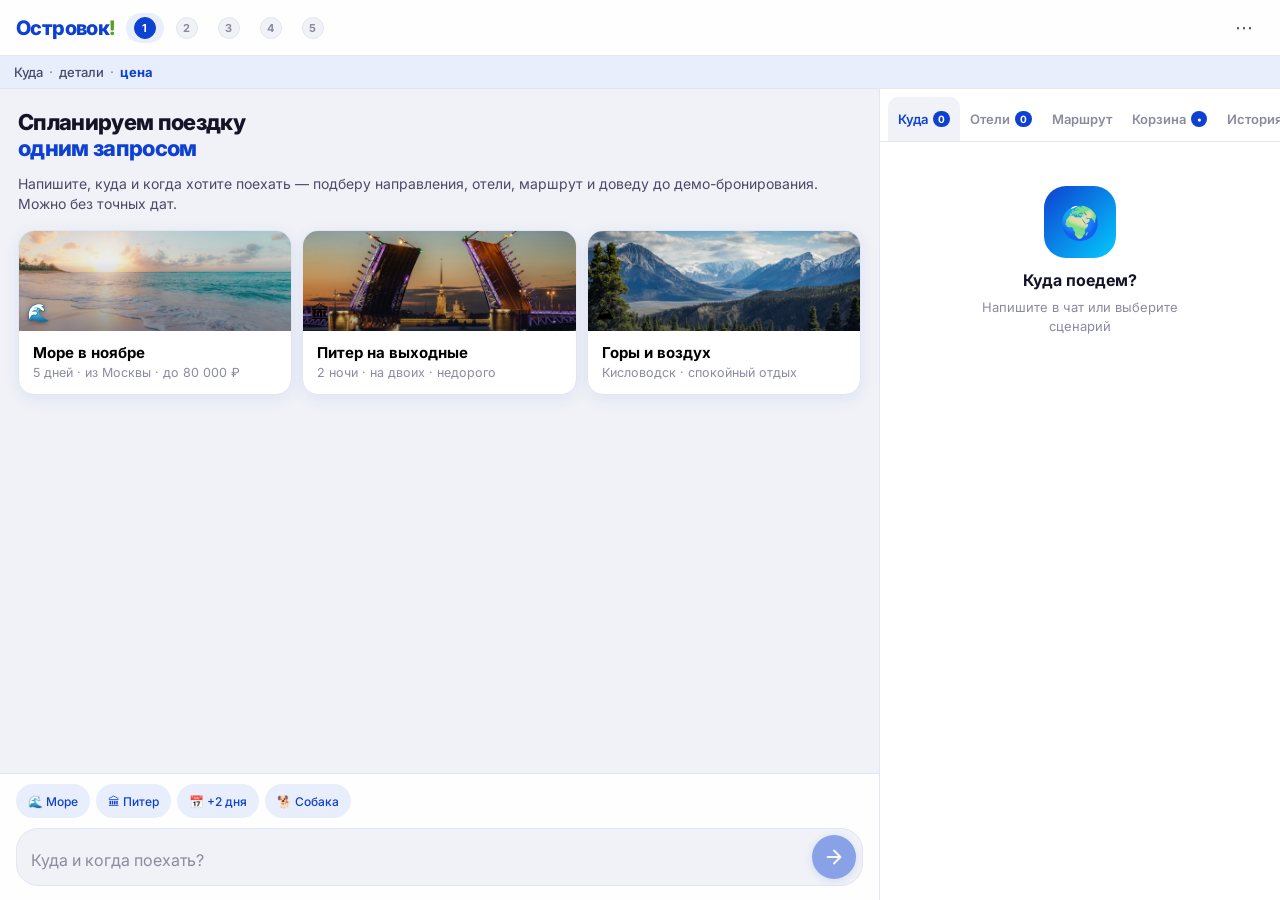
<file: index.html>
<!DOCTYPE html>
<html lang="ru">
<head>
  <meta charset="UTF-8" />
  <meta name="viewport" content="width=device-width, initial-scale=1.0, viewport-fit=cover, maximum-scale=1" />
  <meta name="theme-color" content="#0e41d2" />
  <meta name="apple-mobile-web-app-capable" content="yes" />
  <title>Островок! · Планировщик поездки</title>
  <link rel="stylesheet" href="css/main.css" />
  <link rel="stylesheet" href="css/chat.css" />
  <link rel="stylesheet" href="css/destinations.css" />
  <link rel="stylesheet" href="css/hotels.css" />
  <link rel="stylesheet" href="css/itinerary.css" />
  <link rel="stylesheet" href="css/checkout.css" />
  <link rel="stylesheet" href="css/favorites.css" />
  <link rel="stylesheet" href="css/history.css" />
  <link rel="stylesheet" href="css/responsive.css" />
  <link rel="preconnect" href="https://fonts.googleapis.com" />
  <link rel="preconnect" href="https://fonts.gstatic.com" crossorigin />
  <link href="https://fonts.googleapis.com/css2?family=Inter:wght@400;500;600;700;800&display=swap" rel="stylesheet" />
</head>
<body>
  <div class="app">
    <!-- Compact mobile header -->
    <header class="header">
      <div class="header__left">
        <span class="logo">Островок<span class="logo__bang">!</span></span>
        <div class="stepper" id="stepper" aria-label="Этапы">
          <div class="step is-active" data-stage="inspiration"><span>1</span></div>
          <div class="step" data-stage="destinations"><span>2</span></div>
          <div class="step" data-stage="hotels"><span>3</span></div>
          <div class="step" data-stage="itinerary"><span>4</span></div>
          <div class="step" data-stage="checkout"><span>5</span></div>
        </div>
      </div>
      <div class="header__right">
        <button type="button" class="btn-results" id="btnResults" aria-label="Результаты" hidden>
          <span class="btn-results__label">Результаты</span>
          <span class="btn-results__badge" id="resultsBadge">0</span>
        </button>
        <div class="header__menu">
          <button class="btn-icon" id="btnMenu" type="button" aria-label="Меню">⋯</button>
          <div class="menu" id="menu" hidden>
            <label class="menu__item">
              <input type="checkbox" id="mockToggle" checked />
              <span>Mock API</span>
            </label>
            <button type="button" class="menu__item menu__btn" id="btnNewSession">Новая сессия</button>
            <div class="menu__hint">API: <code id="apiBaseLabel">localhost:8000</code></div>
          </div>
        </div>
      </div>
    </header>

    <!-- Trip chip under header -->
    <div class="trip-bar" id="tripSummary" hidden>
      <span id="summaryPlace">Куда</span>
      <span class="trip-bar__sep">·</span>
      <span id="summaryMeta">детали</span>
      <span class="trip-bar__sep">·</span>
      <strong id="summaryPrice">цена</strong>
    </div>

    <main class="layout">
      <!-- CHAT — primary on mobile -->
      <section class="panel panel--chat" id="panelChat">
        <div class="chat" id="chat">
          <div class="chat__messages" id="messages"></div>
          <div class="chat__composer">
            <div class="chat__hints" id="hints">
              <button type="button" class="hint" data-text="Хочу на море на 5 дней в ноябре, из Москвы, бюджет до 80 тысяч">🌊 Море</button>
              <button type="button" class="hint" data-text="Выходные в Питере на двоих, интересно и недорого">🏛 Питер</button>
              <button type="button" class="hint" data-text="На два дня позже">📅 +2 дня</button>
              <button type="button" class="hint" data-text="С нами собака">🐕 Собака</button>
            </div>
            <form class="composer" id="composer">
              <textarea id="input" class="composer__input" rows="1"
                placeholder="Куда и когда поехать?"
                autocomplete="off" enterkeyhint="send"></textarea>
              <button type="submit" class="btn btn--primary composer__send" id="btnSend" disabled aria-label="Отправить">
                <svg width="22" height="22" viewBox="0 0 24 24" fill="none"><path d="M5 12h14M12 5l7 7-7 7" stroke="currentColor" stroke-width="2.2" stroke-linecap="round" stroke-linejoin="round"/></svg>
              </button>
            </form>
          </div>
        </div>
      </section>

      <!-- RESULTS — sheet on mobile, column on desktop -->
      <section class="panel panel--side" id="panelSide" aria-hidden="true">
        <div class="sheet-handle" id="sheetHandle">
          <div class="sheet-handle__bar"></div>
          <span class="sheet-handle__hint">потяните вверх или вниз</span>
          <div class="sheet-handle__title">
            <span id="sheetTitle">Результаты</span>
            <button type="button" class="sheet-close" id="btnCloseSheet" aria-label="Закрыть">✕</button>
          </div>
        </div>

        <div class="tabs" role="tablist">
          <button class="tab is-active" data-tab="destinations" type="button">
            Куда <span class="tab__count" id="countDest" hidden>0</span>
          </button>
          <button class="tab" data-tab="hotels" type="button">
            Отели <span class="tab__count" id="countHotels" hidden>0</span>
          </button>
          <button class="tab" data-tab="itinerary" type="button">Маршрут</button>
          <button class="tab" data-tab="cart" type="button">
            Корзина <span class="tab__count" id="countCart" hidden>•</span>
          </button>
          <button class="tab" data-tab="history" type="button">
            История <span class="tab__count" id="countHistory" hidden>0</span>
          </button>
          <button class="tab" data-tab="favorites" type="button">♡</button>
        </div>

        <div class="tab-panels">
          <div class="tab-panel is-active" id="panel-destinations">
            <div class="empty" id="destEmpty">
              <div class="empty__visual empty__visual--dest"></div>
              <h3 class="empty__title">Куда поедем?</h3>
              <p>Напишите в чат или выберите сценарий</p>
            </div>
            <div class="cards" id="destCards"></div>
          </div>

          <div class="tab-panel" id="panel-hotels">
            <div class="empty" id="hotelsEmpty">
              <div class="empty__visual empty__visual--hotel"></div>
              <h3 class="empty__title">Жильё</h3>
              <p>Появится после выбора направления</p>
            </div>
            <div class="cards" id="hotelCards"></div>
          </div>

          <div class="tab-panel" id="panel-itinerary">
            <div class="empty" id="itinEmpty">
              <div class="empty__visual empty__visual--route"></div>
              <h3 class="empty__title">Маршрут</h3>
              <p>Соберу после выбора отеля</p>
            </div>
            <div id="itineraryRoot"></div>
          </div>

          <div class="tab-panel" id="panel-cart">
            <div class="empty" id="cartEmpty">
              <div class="empty__visual empty__visual--cart"></div>
              <h3 class="empty__title">Корзина</h3>
              <p>Здесь будет итог и демо-оплата</p>
            </div>
            <div id="cartRoot"></div>
          </div>

          <div class="tab-panel" id="panel-history">
            <div class="empty" id="historyEmpty">
              <div class="empty__visual empty__visual--history"></div>
              <h3 class="empty__title">История покупок</h3>
              <p>После демо-бронирования заказ появится здесь (хранится на этом устройстве)</p>
            </div>
            <div id="historyRoot"></div>
          </div>

          <div class="tab-panel" id="panel-favorites">
            <div class="empty" id="favEmpty">
              <div class="empty__visual empty__visual--fav"></div>
              <h3 class="empty__title">Избранное</h3>
              <p>♡ на карточке — сохранится здесь</p>
            </div>
            <div id="favRoot"></div>
          </div>
        </div>
      </section>
    </main>

<div class="sheet-backdrop" id="sheetBackdrop" hidden></div>
    <div class="toast" id="toast" hidden role="status"></div>
  </div>
  <script type="module" src="js/main.js"></script>
</body>
</html>
</file>
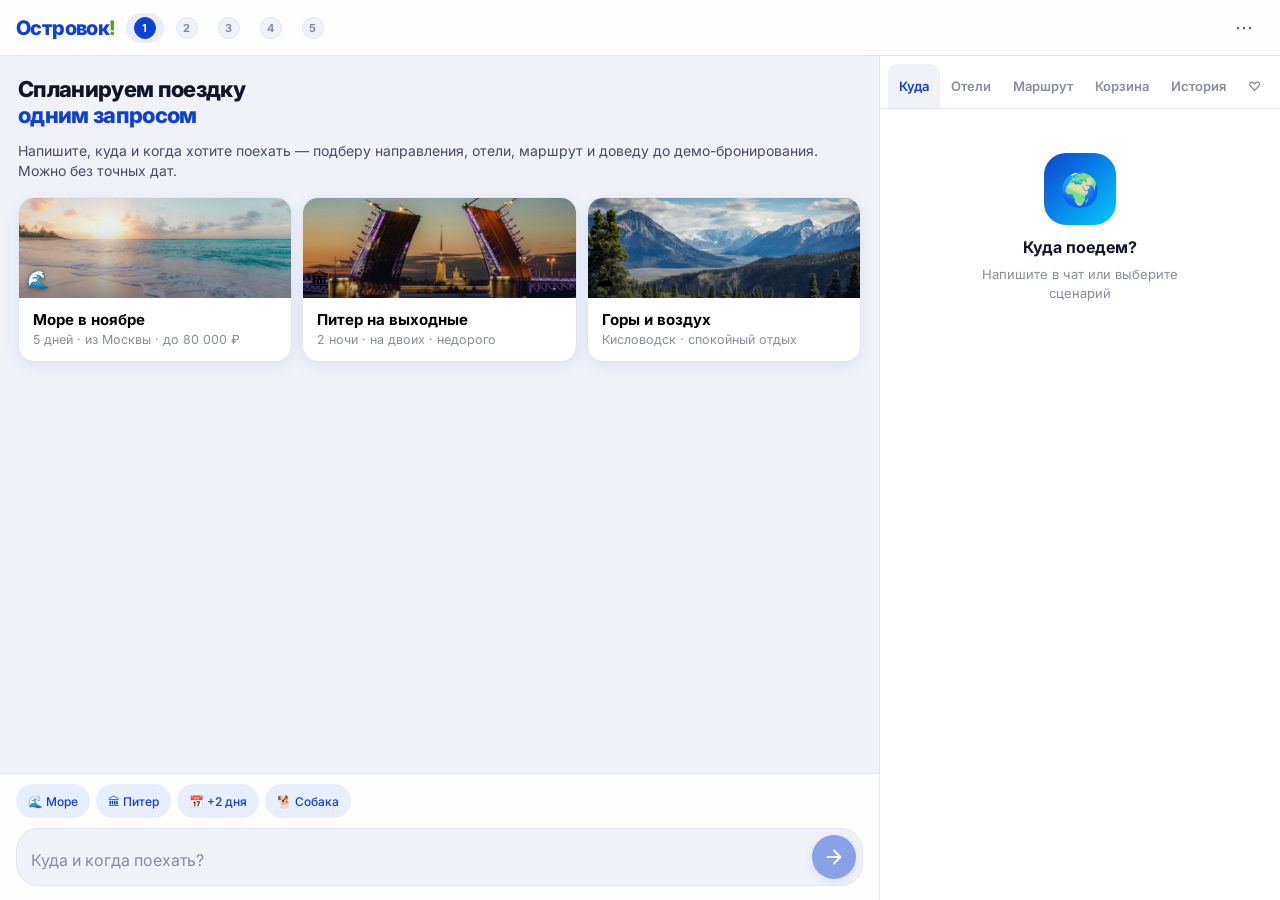
<file: frontend/index.html>
<!DOCTYPE html>
<html lang="ru">
<head>
  <meta charset="UTF-8" />
  <meta name="viewport" content="width=device-width, initial-scale=1.0, viewport-fit=cover, maximum-scale=1" />
  <meta name="theme-color" content="#0e41d2" />
  <meta name="apple-mobile-web-app-capable" content="yes" />
  <title>Островок! · Планировщик поездки</title>
  <link rel="stylesheet" href="css/main.css" />
  <link rel="stylesheet" href="css/chat.css" />
  <link rel="stylesheet" href="css/destinations.css" />
  <link rel="stylesheet" href="css/hotels.css" />
  <link rel="stylesheet" href="css/itinerary.css" />
  <link rel="stylesheet" href="css/checkout.css" />
  <link rel="stylesheet" href="css/favorites.css" />
  <link rel="stylesheet" href="css/history.css" />
  <link rel="stylesheet" href="css/responsive.css" />
  <link rel="preconnect" href="https://fonts.googleapis.com" />
  <link rel="preconnect" href="https://fonts.gstatic.com" crossorigin />
  <link href="https://fonts.googleapis.com/css2?family=Inter:wght@400;500;600;700;800&display=swap" rel="stylesheet" />
</head>
<body>
  <div class="app">

    <header class="header">
      <div class="header__left">
        <span class="logo">Островок<span class="logo__bang">!</span></span>
        <div class="stepper" id="stepper" aria-label="Этапы">
          <div class="step is-active" data-stage="inspiration"><span>1</span></div>
          <div class="step" data-stage="destinations"><span>2</span></div>
          <div class="step" data-stage="hotels"><span>3</span></div>
          <div class="step" data-stage="itinerary"><span>4</span></div>
          <div class="step" data-stage="checkout"><span>5</span></div>
        </div>
      </div>
      <div class="header__right">
        <button type="button" class="btn-results" id="btnResults" aria-label="Результаты" hidden>
          <span class="btn-results__label">Результаты</span>
          <span class="btn-results__badge" id="resultsBadge">0</span>
        </button>
        <div class="header__menu">
          <button class="btn-icon" id="btnMenu" type="button" aria-label="Меню">⋯</button>
          <div class="menu" id="menu" hidden>
            <label class="menu__item">
              <input type="checkbox" id="mockToggle" />
              <span>Mock API</span>
            </label>
            <button type="button" class="menu__item menu__btn" id="btnNewSession">Новая сессия</button>
            <button type="button" class="menu__item menu__btn" id="btnHistory">История демо-заказов</button>
            <div class="menu__hint">API: <code id="apiBaseLabel">этот сайт</code></div>
          </div>
        </div>
      </div>
    </header>


    <div class="trip-bar" id="tripSummary" hidden>
      <span id="summaryPlace">Куда</span>
      <span class="trip-bar__sep">·</span>
      <span id="summaryMeta">детали</span>
      <span class="trip-bar__sep">·</span>
      <strong id="summaryPrice">цена</strong>
    </div>

    <main class="layout">

      <section class="panel panel--chat" id="panelChat">
        <div class="chat" id="chat">
          <div class="chat__messages" id="messages"></div>
          <div class="chat__composer">
            <div class="chat__hints" id="hints">
              <button type="button" class="hint" data-text="Хочу на море на 5 дней в ноябре, из Москвы, бюджет до 80 тысяч">🌊 Море</button>
              <button type="button" class="hint" data-text="Выходные в Питере на двоих, интересно и недорого">🏛 Питер</button>
              <button type="button" class="hint" data-text="На два дня позже">📅 +2 дня</button>
              <button type="button" class="hint" data-text="С нами собака">🐕 Собака</button>
            </div>
            <form class="composer" id="composer">
              <textarea id="input" class="composer__input" rows="1"
                placeholder="Куда и когда поехать?"
                autocomplete="off" enterkeyhint="send"></textarea>
              <button type="submit" class="btn btn--primary composer__send" id="btnSend" disabled aria-label="Отправить">
                <svg width="22" height="22" viewBox="0 0 24 24" fill="none"><path d="M5 12h14M12 5l7 7-7 7" stroke="currentColor" stroke-width="2.2" stroke-linecap="round" stroke-linejoin="round"/></svg>
              </button>
            </form>
          </div>
        </div>
      </section>


      <section class="panel panel--side" id="panelSide" aria-hidden="true">
        <div class="sheet-handle" id="sheetHandle">
          <div class="sheet-handle__bar"></div>
          <span class="sheet-handle__hint">потяните вверх или вниз</span>
          <div class="sheet-handle__title">
            <span id="sheetTitle">Результаты</span>
            <button type="button" class="sheet-close" id="btnCloseSheet" aria-label="Закрыть">✕</button>
          </div>
        </div>

        <div class="tabs" role="tablist">
          <button class="tab is-active" data-tab="destinations" type="button">
            Куда <span class="tab__count" id="countDest" hidden>0</span>
          </button>
          <button class="tab" data-tab="hotels" type="button">
            Отели <span class="tab__count" id="countHotels" hidden>0</span>
          </button>
          <button class="tab" data-tab="itinerary" type="button">Маршрут</button>
          <button class="tab" data-tab="cart" type="button">
            Корзина <span class="tab__count" id="countCart" hidden>•</span>
          </button>
          <button class="tab" data-tab="history" type="button">
            История <span class="tab__count" id="countHistory" hidden>0</span>
          </button>
          <button class="tab" data-tab="favorites" type="button">♡</button>
        </div>

        <div class="tab-panels">
          <div class="tab-panel is-active" id="panel-destinations">
            <div class="empty" id="destEmpty">
              <div class="empty__visual empty__visual--dest"></div>
              <h3 class="empty__title">Куда поедем?</h3>
              <p>Напишите в чат или выберите сценарий</p>
            </div>
            <div class="cards" id="destCards"></div>
          </div>

          <div class="tab-panel" id="panel-hotels">
            <div class="empty" id="hotelsEmpty">
              <div class="empty__visual empty__visual--hotel"></div>
              <h3 class="empty__title">Жильё</h3>
              <p>Появится после выбора направления</p>
            </div>
            <div class="cards" id="hotelCards"></div>
          </div>

          <div class="tab-panel" id="panel-itinerary">
            <div class="empty" id="itinEmpty">
              <div class="empty__visual empty__visual--route"></div>
              <h3 class="empty__title">Маршрут</h3>
              <p>Соберу после выбора отеля</p>
            </div>
            <div id="itineraryRoot"></div>
          </div>

          <div class="tab-panel" id="panel-cart">
            <div class="empty" id="cartEmpty">
              <div class="empty__visual empty__visual--cart"></div>
              <h3 class="empty__title">Корзина</h3>
              <p>Здесь будет итог и демо-оплата</p>
            </div>
            <div id="cartRoot"></div>
          </div>

          <div class="tab-panel" id="panel-favorites">
            <div class="empty" id="favEmpty">
              <div class="empty__visual empty__visual--fav"></div>
              <h3 class="empty__title">Избранное</h3>
              <p>♡ на карточке — сохранится здесь</p>
            </div>
            <div id="favRoot"></div>
          </div>
          <div class="tab-panel" id="panel-history">
            <div class="empty" id="historyEmpty">
              <div class="empty__visual empty__visual--history"></div>
              <h3 class="empty__title">История демо-заказов</h3>
              <p>После подтверждения учебная поездка сохранится на этом устройстве.</p>
            </div>
            <div id="historyRoot"></div>
          </div>
        </div>
      </section>
    </main>

<div class="sheet-backdrop" id="sheetBackdrop" hidden></div>
    <div class="toast" id="toast" hidden role="status"></div>
  </div>
  <script type="module" src="js/main.js"></script>
</body>
</html>
</file>
<file: css/main.css>
/* ===== Mobile-first Ostrovok agent ===== */
:root {
  --green: #a8e063;
  --green-soft: #e8f8c8;
  --green-dark: #5a9e22;
  --blue: #0e41d2;
  --blue-soft: #e8eefc;
  --blue-deep: #0a2fa0;
  --ink: #141428;
  --ink-soft: #4a4a68;
  --muted: #8b8ba0;
  --bg: #f0f2f7;
  --surface: #ffffff;
  --border: #e2e6f0;
  --danger: #e5484d;
  --warning: #f5a524;
  --radius: 16px;
  --radius-sm: 12px;
  --shadow: 0 4px 16px rgba(14, 65, 210, 0.08);
  --shadow-lg: 0 12px 36px rgba(14, 65, 210, 0.14);
  --font: "Inter", system-ui, -apple-system, sans-serif;
  --header-h: 52px;
  --bottom-nav-h: 60px;
  --safe-bottom: env(safe-area-inset-bottom, 0px);
  --safe-top: env(safe-area-inset-top, 0px);
}

*, *::before, *::after { box-sizing: border-box; margin: 0; padding: 0; }

html {
  -webkit-text-size-adjust: 100%;
  text-size-adjust: 100%;
}

html, body {
  height: 100%;
  font-family: var(--font);
  background: var(--bg);
  color: var(--ink);
  -webkit-font-smoothing: antialiased;
  overscroll-behavior: none;
}

button, textarea, input { font-family: inherit; }

.app {
  display: flex;
  flex-direction: column;
  height: 100%;
  height: 100dvh;
  max-width: 100%;
  margin: 0 auto;
  position: relative;
  overflow: hidden;
  padding-top: var(--safe-top);
}

/* ===== Header (compact) ===== */
.header {
  height: var(--header-h);
  min-height: var(--header-h);
  display: flex;
  align-items: center;
  justify-content: space-between;
  padding: 0 12px;
  background: rgba(255,255,255,0.96);
  border-bottom: 1px solid var(--border);
  flex-shrink: 0;
  z-index: 30;
  gap: 8px;
}

.header__left {
  display: flex;
  align-items: center;
  gap: 10px;
  min-width: 0;
}

.header__right {
  display: flex;
  align-items: center;
  gap: 4px;
  flex-shrink: 0;
}

.logo {
  font-size: 17px;
  font-weight: 800;
  color: var(--blue);
  letter-spacing: -0.03em;
  white-space: nowrap;
}
.logo__bang { color: var(--green-dark); }

/* Stepper — dots only on mobile */
.stepper {
  display: flex;
  align-items: center;
  gap: 4px;
}
.step {
  display: flex;
  align-items: center;
  gap: 0;
  color: var(--muted);
}
.step span {
  width: 22px;
  height: 22px;
  border-radius: 50%;
  background: var(--bg);
  border: 1.5px solid var(--border);
  display: inline-flex;
  align-items: center;
  justify-content: center;
  font-size: 11px;
  font-weight: 700;
}
.step.is-active span {
  background: var(--blue);
  border-color: var(--blue);
  color: #fff;
}
.step.is-done span {
  background: var(--green);
  border-color: var(--green);
  color: var(--ink);
}

.btn-icon {
  width: 40px;
  height: 40px;
  border: none;
  background: transparent;
  border-radius: 50%;
  font-size: 18px;
  cursor: pointer;
  position: relative;
  display: inline-flex;
  align-items: center;
  justify-content: center;
  color: var(--ink-soft);
}

.btn-icon:active { background: var(--bg); }

.btn-results {
  display: none; /* shown only via JS unhide + mobile CSS */
  align-items: center;
  gap: 6px;
  height: 36px;
  padding: 0 12px 0 14px;
  border: none;
  border-radius: 999px;
  background: var(--blue);
  color: #fff;
  font-size: 13px;
  font-weight: 700;
  cursor: pointer;
  flex-shrink: 0;
  -webkit-tap-highlight-color: transparent;
}
.btn-results:active { background: var(--blue-deep); }
.btn-results__badge {
  min-width: 18px;
  height: 18px;
  padding: 0 5px;
  border-radius: 999px;
  background: rgba(255,255,255,0.25);
  color: #fff;
  font-size: 11px;
  font-weight: 700;
  display: inline-flex;
  align-items: center;
  justify-content: center;
}

.btn-icon__badge {
  position: absolute;
  top: 4px;
  right: 2px;
  min-width: 16px;
  height: 16px;
  padding: 0 4px;
  border-radius: 999px;
  background: var(--blue);
  color: #fff;
  font-size: 10px;
  font-weight: 700;
  display: inline-flex;
  align-items: center;
  justify-content: center;
}

/* Trip bar */
.trip-bar {
  display: flex;
  align-items: center;
  gap: 6px;
  padding: 8px 14px;
  background: var(--blue-soft);
  font-size: 13px;
  font-weight: 500;
  color: var(--ink-soft);
  border-bottom: 1px solid var(--border);
  flex-shrink: 0;
  overflow: hidden;
  white-space: nowrap;
  text-overflow: ellipsis;
}
.trip-bar strong { color: var(--blue); font-weight: 700; }
.trip-bar__sep { color: var(--muted); }

/* Menu */
.header__menu { position: relative; }
.menu {
  position: absolute;
  right: 0;
  top: calc(100% + 6px);
  background: var(--surface);
  border: 1px solid var(--border);
  border-radius: var(--radius-sm);
  box-shadow: var(--shadow-lg);
  padding: 8px;
  min-width: 200px;
  z-index: 50;
}
.menu__item {
  display: flex;
  align-items: center;
  gap: 8px;
  width: 100%;
  padding: 12px;
  font-size: 14px;
  color: var(--ink);
  border-radius: 8px;
  cursor: pointer;
  border: none;
  background: none;
  text-align: left;
}
.menu__item:active { background: var(--bg); }
.menu__btn { font-weight: 600; }
.menu__hint { font-size: 11px; color: var(--muted); padding: 6px 12px; }

/* Buttons */
.btn {
  display: inline-flex;
  align-items: center;
  justify-content: center;
  gap: 6px;
  border: none;
  border-radius: 999px;
  font-weight: 600;
  font-size: 14px;
  cursor: pointer;
  transition: background 0.15s, transform 0.1s;
  white-space: nowrap;
  min-height: 44px;
  padding: 10px 18px;
}
.btn:active { transform: scale(0.97); }
.btn:disabled { opacity: 0.45; cursor: not-allowed; transform: none; }
.btn--primary {
  background: var(--blue);
  color: #fff;
  box-shadow: 0 2px 10px rgba(14, 65, 210, 0.28);
}
.btn--secondary { background: var(--green); color: var(--ink); }
.btn--ghost {
  background: transparent;
  color: var(--ink-soft);
  border: 1px solid var(--border);
  min-height: 36px;
  padding: 6px 12px;
}
.btn--sm { min-height: 40px; font-size: 13px; padding: 8px 14px; }
.btn--block { width: 100%; }

/* ===== Layout: mobile = chat full, sheet overlay ===== */
.layout {
  flex: 1;
  min-height: 0;
  display: flex;
  flex-direction: column;
  position: relative;
  overflow: hidden;
}

.panel--chat {
  flex: 1;
  min-height: 0;
  display: flex;
  flex-direction: column;
  padding-bottom: var(--safe-bottom);
}

.panel--side {
  position: fixed;
  left: 0;
  right: 0;
  bottom: 0;
  top: auto;
  height: var(--sheet-h, 55dvh);
  max-height: 94dvh;
  min-height: 160px;
  background: var(--surface);
  border-radius: 20px 20px 0 0;
  box-shadow: 0 -8px 40px rgba(0,0,0,0.18);
  z-index: 40;
  display: flex;
  flex-direction: column;
  transform: translateY(110%);
  transition: transform 0.28s cubic-bezier(0.32, 0.72, 0, 1), height 0.2s ease;
  padding-bottom: var(--safe-bottom);
  will-change: height, transform;
  touch-action: none;
}
.panel--side.is-open {
  transform: translateY(0);
}
.panel--side.is-dragging {
  transition: none;
  touch-action: none;
}

.sheet-backdrop {
  position: fixed;
  inset: 0;
  background: rgba(15, 20, 40, 0.45);
  z-index: 35;
  border: none;
  opacity: 0;
  pointer-events: none;
  transition: opacity 0.25s;
}
.sheet-backdrop.is-open {
  opacity: 1;
  pointer-events: auto;
}

.sheet-handle {
  flex-shrink: 0;
  padding: 10px 16px 6px;
  cursor: grab;
  user-select: none;
  -webkit-user-select: none;
  touch-action: none;
}
.sheet-handle:active { cursor: grabbing; }
.sheet-handle__bar {
  width: 48px;
  height: 5px;
  border-radius: 3px;
  background: #c5cad8;
  margin: 0 auto 10px;
}
.sheet-handle__hint {
  display: block;
  text-align: center;
  font-size: 11px;
  color: var(--muted);
  font-weight: 500;
  margin: -4px 0 6px;
}
.sheet-handle__title {
  display: flex;
  align-items: center;
  justify-content: space-between;
  font-size: 16px;
  font-weight: 700;
  padding-bottom: 4px;
}
.sheet-close {
  width: 36px;
  height: 36px;
  border: none;
  background: var(--bg);
  border-radius: 50%;
  font-size: 16px;
  color: var(--ink-soft);
  cursor: pointer;
}

/* Tabs inside sheet */
.tabs {
  display: flex;
  gap: 0;
  padding: 0 8px;
  border-bottom: 1px solid var(--border);
  flex-shrink: 0;
  overflow-x: auto;
  -webkit-overflow-scrolling: touch;
  scrollbar-width: none;
}
.tabs::-webkit-scrollbar { display: none; }
.tab {
  flex: 1 0 auto;
  padding: 12px 10px;
  border: none;
  background: transparent;
  font-size: 13px;
  font-weight: 600;
  color: var(--muted);
  cursor: pointer;
  white-space: nowrap;
  border-bottom: 2px solid transparent;
  display: inline-flex;
  align-items: center;
  justify-content: center;
  gap: 5px;
  min-height: 44px;
}
.tab.is-active {
  color: var(--blue);
  border-bottom-color: var(--blue);
}
.tab__count {
  background: var(--blue);
  color: #fff;
  font-size: 10px;
  font-weight: 700;
  min-width: 16px;
  height: 16px;
  border-radius: 999px;
  padding: 0 5px;
  display: inline-flex;
  align-items: center;
  justify-content: center;
}

.tab-panels {
  flex: 1;
  overflow-y: auto;
  -webkit-overflow-scrolling: touch;
  padding: 12px;
  overscroll-behavior: contain;
}
.tab-panel { display: none; }
.tab-panel.is-active { display: block; }

/* Bottom nav */
.bottom-nav {
  display: none !important;
}
.bottom-nav__item {
  flex: 1;
  border: none;
  background: transparent;
  display: flex;
  flex-direction: column;
  align-items: center;
  justify-content: center;
  gap: 2px;
  font-size: 10px;
  font-weight: 600;
  color: var(--muted);
  cursor: pointer;
  position: relative;
  min-height: var(--bottom-nav-h);
  -webkit-tap-highlight-color: transparent;
}
.bottom-nav__item.is-active { color: var(--blue); }
.bottom-nav__icon { font-size: 20px; line-height: 1; }
.bottom-nav__label { line-height: 1.2; }
.bottom-nav__dot {
  position: absolute;
  top: 8px;
  right: calc(50% - 16px);
  width: 8px;
  height: 8px;
  border-radius: 50%;
  background: var(--blue);
}

/* Empty */
.empty {
  display: flex;
  flex-direction: column;
  align-items: center;
  text-align: center;
  padding: 32px 16px;
  gap: 8px;
}
.empty__visual {
  width: 72px;
  height: 72px;
  border-radius: 22px;
  margin-bottom: 4px;
  position: relative;
}
.empty__visual--dest { background: linear-gradient(135deg, #0e41d2, #04cafd); }
.empty__visual--dest::after { content: "🌍"; position: absolute; inset: 0; display: flex; align-items: center; justify-content: center; font-size: 32px; }
.empty__visual--hotel { background: linear-gradient(135deg, #a8e063, #0e41d2); }
.empty__visual--hotel::after { content: "🏨"; position: absolute; inset: 0; display: flex; align-items: center; justify-content: center; font-size: 32px; }
.empty__visual--route { background: linear-gradient(135deg, #04cafd, #0e41d2); }
.empty__visual--route::after { content: "🗺"; position: absolute; inset: 0; display: flex; align-items: center; justify-content: center; font-size: 32px; }
.empty__visual--cart { background: linear-gradient(135deg, #f5a524, #a8e063); }
.empty__visual--cart::after { content: "🛒"; position: absolute; inset: 0; display: flex; align-items: center; justify-content: center; font-size: 32px; }
.empty__visual--fav { background: linear-gradient(135deg, #ff6b8a, #f5a524); }
.empty__visual--fav::after { content: "♡"; position: absolute; inset: 0; display: flex; align-items: center; justify-content: center; font-size: 32px; color: #fff; }
.empty__title { font-size: 16px; font-weight: 700; color: var(--ink); }
.empty p { font-size: 13px; max-width: 240px; line-height: 1.45; color: var(--muted); }

/* Cards */
.cards { display: flex; flex-direction: column; gap: 12px; }
.card {
  background: var(--surface);
  border: 1px solid var(--border);
  border-radius: var(--radius);
  overflow: hidden;
  box-shadow: var(--shadow);
}
.card.is-selected {
  border-color: var(--blue);
  box-shadow: 0 0 0 2px rgba(14, 65, 210, 0.22);
}
.card__body { padding: 14px; }
.card__title { font-size: 16px; font-weight: 700; margin-bottom: 2px; line-height: 1.25; }
.card__meta { font-size: 13px; color: var(--ink-soft); line-height: 1.4; }
.card__price { font-size: 18px; font-weight: 800; color: var(--blue); }
.card__price span { font-size: 12px; font-weight: 500; color: var(--muted); }
.card__tags { display: flex; flex-wrap: wrap; gap: 5px; margin: 8px 0; }
.tag {
  font-size: 11px; font-weight: 600; padding: 4px 8px; border-radius: 999px;
  background: var(--bg); color: var(--ink-soft);
}
.tag--demo { background: #fff4e5; color: #b76e00; }
.card__why {
  font-size: 13px; color: var(--ink-soft); line-height: 1.45;
  margin-top: 8px; padding-top: 8px; border-top: 1px dashed var(--border);
}
.card__actions { display: flex; gap: 8px; margin-top: 12px; }
.card__actions .btn { flex: 1; }

/* Toast */
.toast {
  position: fixed;
  bottom: calc(24px + var(--safe-bottom));
  left: 50%;
  transform: translateX(-50%);
  background: var(--ink);
  color: #fff;
  padding: 12px 20px;
  border-radius: 999px;
  font-size: 14px;
  font-weight: 500;
  box-shadow: var(--shadow-lg);
  z-index: 100;
  max-width: 90vw;
  text-align: center;
}

::-webkit-scrollbar { width: 4px; }
::-webkit-scrollbar-thumb { background: #d0d4e4; border-radius: 2px; }


/* Results button — mobile only visual (desktop hides in responsive) */
@media (max-width: 899px) {
  .btn-results:not([hidden]) {
    display: inline-flex;
  }
}
</file>
<file: css/chat.css>
.chat {
  display: flex;
  flex-direction: column;
  height: 100%;
  min-height: 0;
}
.chat__messages {
  flex: 1;
  overflow-y: auto;
  -webkit-overflow-scrolling: touch;
  padding: 12px 12px 8px;
  display: flex;
  flex-direction: column;
  gap: 12px;
  overscroll-behavior: contain;
}
.msg {
  max-width: 92%;
  display: flex;
  flex-direction: column;
  gap: 3px;
  animation: msg-in 0.2s ease;
}
@keyframes msg-in {
  from { opacity: 0; transform: translateY(6px); }
  to { opacity: 1; transform: translateY(0); }
}
.msg--user { align-self: flex-end; }
.msg--agent { align-self: flex-start; }
.msg__row { display: flex; gap: 8px; align-items: flex-end; }
.msg--user .msg__row { flex-direction: row-reverse; }
.msg__avatar {
  width: 28px; height: 28px; border-radius: 50%; flex-shrink: 0;
  display: flex; align-items: center; justify-content: center;
  font-size: 11px; font-weight: 800;
}
.msg--agent .msg__avatar {
  background: linear-gradient(135deg, var(--blue), #04cafd);
  color: #fff;
}
.msg--user .msg__avatar { background: var(--green); color: var(--ink); }
.msg__bubble {
  padding: 11px 14px; border-radius: 16px;
  font-size: 15px; line-height: 1.5; white-space: pre-wrap; word-break: break-word;
}
.msg--user .msg__bubble {
  background: var(--blue); color: #fff; border-bottom-right-radius: 5px;
}
.msg--agent .msg__bubble {
  background: var(--surface); color: var(--ink);
  border: 1px solid var(--border); border-bottom-left-radius: 5px;
  box-shadow: var(--shadow);
}
.msg__meta { font-size: 10px; color: var(--muted); padding: 0 4px 0 36px; }
.msg--user .msg__meta { text-align: right; padding: 0 36px 0 4px; }

/* Welcome — stacked for mobile */
.welcome {
  display: flex;
  flex-direction: column;
  gap: 12px;
  padding: 4px 0 8px;
}
.welcome__title {
  font-size: 22px;
  font-weight: 800;
  letter-spacing: -0.03em;
  line-height: 1.2;
}
.welcome__title span { color: var(--blue); }
.welcome__sub {
  font-size: 14px;
  color: var(--ink-soft);
  line-height: 1.45;
}
.welcome__grid {
  display: flex;
  flex-direction: column;
  gap: 10px;
  margin-top: 4px;
}
.scenario {
  border: none;
  cursor: pointer;
  text-align: left;
  background: var(--surface);
  border-radius: var(--radius);
  overflow: hidden;
  box-shadow: var(--shadow);
  border: 1px solid var(--border);
  padding: 0;
  display: grid;
  grid-template-columns: 100px 1fr;
  min-height: 96px;
  -webkit-tap-highlight-color: transparent;
}
.scenario:active { transform: scale(0.98); }
.scenario__cover {
  background-size: cover;
  background-position: center;
  position: relative;
  min-height: 96px;
}
.scenario__cover::after {
  content: "";
  position: absolute;
  inset: 0;
  background: linear-gradient(to top, rgba(10,20,50,0.4), transparent 70%);
}
.scenario__cover--sea { background-image: url("../assets/sea.jpg"); }
.scenario__cover--city { background-image: url("../assets/spb.jpg"); }
.scenario__cover--mount { background-image: url("../assets/mountains.jpg"); }
.scenario__cover-label {
  position: absolute;
  bottom: 8px;
  left: 8px;
  z-index: 1;
  font-size: 18px;
  filter: drop-shadow(0 1px 2px rgba(0,0,0,0.4));
}
.scenario__body {
  padding: 12px 14px;
  display: flex;
  flex-direction: column;
  justify-content: center;
}
.scenario__name { font-size: 15px; font-weight: 700; margin-bottom: 3px; }
.scenario__desc { font-size: 12.5px; color: var(--muted); line-height: 1.35; }

.typing {
  display: flex; gap: 5px; padding: 12px 16px;
  background: var(--surface); border: 1px solid var(--border);
  border-radius: 16px; border-bottom-left-radius: 5px; width: fit-content;
}
.typing span {
  width: 7px; height: 7px; background: var(--muted); border-radius: 50%;
  animation: bounce 1.2s infinite ease-in-out;
}
.typing span:nth-child(2) { animation-delay: 0.15s; }
.typing span:nth-child(3) { animation-delay: 0.3s; }
@keyframes bounce {
  0%, 60%, 100% { transform: translateY(0); opacity: 0.5; }
  30% { transform: translateY(-4px); opacity: 1; }
}

.chat__composer {
  padding: 8px 12px 10px;
  border-top: 1px solid var(--border);
  background: rgba(255,255,255,0.96);
  flex-shrink: 0;
}
.chat__hints {
  display: flex;
  gap: 6px;
  margin-bottom: 8px;
  overflow-x: auto;
  -webkit-overflow-scrolling: touch;
  scrollbar-width: none;
  padding-bottom: 2px;
}
.chat__hints::-webkit-scrollbar { display: none; }
.hint {
  font-size: 12px;
  font-weight: 500;
  color: var(--blue);
  background: var(--blue-soft);
  border: none;
  border-radius: 999px;
  padding: 8px 12px;
  cursor: pointer;
  white-space: nowrap;
  flex-shrink: 0;
  min-height: 34px;
}
.composer {
  display: flex;
  align-items: flex-end;
  gap: 8px;
  background: var(--bg);
  border: 1.5px solid var(--border);
  border-radius: 22px;
  padding: 6px 6px 6px 14px;
}
.composer:focus-within {
  border-color: var(--blue);
  box-shadow: 0 0 0 3px rgba(14, 65, 210, 0.12);
  background: var(--surface);
}
.composer__input {
  flex: 1;
  border: none;
  background: transparent;
  resize: none;
  font-size: 16px; /* no iOS zoom */
  line-height: 1.4;
  max-height: 100px;
  outline: none;
  color: var(--ink);
  padding: 8px 0;
}
.composer__input::placeholder { color: var(--muted); }
.composer__send {
  width: 44px;
  height: 44px;
  min-height: 44px;
  padding: 0;
  border-radius: 50%;
  flex-shrink: 0;
}
.composer__note { display: none; }
</file>
<file: css/destinations.css>
.dest-card__cover {
  height: 100px;
  position: relative;
  display: flex;
  align-items: flex-end;
  justify-content: space-between;
  padding: 10px 14px;
  color: #fff;
}
.dest-card__cover-emoji {
  font-size: 28px;
  filter: drop-shadow(0 2px 4px rgba(0,0,0,0.2));
}
.dest-card__temp {
  font-size: 13px;
  font-weight: 700;
  background: rgba(255,255,255,0.22);
  backdrop-filter: blur(6px);
  padding: 4px 10px;
  border-radius: 999px;
}
.dest-card__stats {
  display: grid;
  grid-template-columns: 1fr 1fr;
  gap: 8px;
  margin: 10px 0;
  font-size: 13px;
}
.dest-card__stat {
  background: var(--bg);
  border-radius: var(--radius-sm);
  padding: 10px;
}
.dest-card__stat strong { display: block; font-size: 15px; color: var(--ink); }
.dest-card__stat span { color: var(--muted); font-size: 11px; }
.cover-sochi { background: linear-gradient(135deg, #0e41d2 0%, #04cafd 100%); }
.cover-kaliningrad { background: linear-gradient(135deg, #1a5f4a 0%, #a8e063 100%); }
.cover-mineralnye { background: linear-gradient(135deg, #5b4b8a 0%, #04cafd 100%); }
.cover-spb { background: linear-gradient(135deg, #1e3a5f 0%, #7eb8da 100%); }
.cover-default { background: linear-gradient(135deg, #0e41d2 0%, #a8e063 100%); }
</file>
<file: css/hotels.css>
.hotel-card__header { display: flex; gap: 12px; }
.hotel-card__thumb {
  width: 76px; height: 76px; border-radius: var(--radius-sm); flex-shrink: 0;
  background: linear-gradient(135deg, var(--blue-soft), var(--green-soft));
  display: flex; align-items: center; justify-content: center; font-size: 30px;
}
.hotel-card__info { flex: 1; min-width: 0; }
.hotel-card__stars { color: #f5a524; font-size: 13px; letter-spacing: 1px; }
.hotel-card__amenities { display: flex; flex-wrap: wrap; gap: 4px; margin-top: 6px; }
.hotel-card__amenities .tag { font-size: 10px; }
.hotel-card__footer {
  display: flex; justify-content: space-between; align-items: center;
  margin-top: 10px; padding-top: 10px; border-top: 1px solid var(--border);
}
</file>
<file: css/itinerary.css>
.itin { display: flex; flex-direction: column; gap: 0; }
.itin__leg {
  display: grid; grid-template-columns: 28px 1fr; gap: 12px; position: relative;
}
.itin__dot {
  width: 12px; height: 12px; border-radius: 50%; background: var(--blue);
  margin-top: 6px; margin-left: 8px; z-index: 1;
  box-shadow: 0 0 0 3px var(--blue-soft);
}
.itin__leg:not(:last-child) .itin__dot::after {
  content: ""; position: absolute; left: 13px; top: 22px; bottom: -4px;
  width: 2px; background: var(--border);
}
.itin__body {
  background: var(--surface); border: 1px solid var(--border);
  border-radius: var(--radius); padding: 14px 16px; margin-bottom: 12px;
  box-shadow: var(--shadow);
}
.itin__type {
  font-size: 11px; font-weight: 700; text-transform: uppercase;
  letter-spacing: 0.04em; color: var(--blue); margin-bottom: 4px;
}
.itin__title { font-size: 15px; font-weight: 600; margin-bottom: 4px; }
.itin__detail { font-size: 13px; color: var(--ink-soft); line-height: 1.4; }
.itin__time { font-size: 12px; color: var(--muted); margin-top: 6px; }
.warnings { margin-top: 4px; display: flex; flex-direction: column; gap: 8px; }
.warning {
  background: #fff8e6; border: 1px solid #ffe0a3; border-radius: var(--radius-sm);
  padding: 12px 14px; font-size: 13px; color: #7a5a00; line-height: 1.4;
}
.warning--danger { background: #fff0f0; border-color: #ffc9c9; color: #a32d2f; }
.warning strong { display: block; margin-bottom: 2px; }
</file>
<file: css/checkout.css>
.cart { display: flex; flex-direction: column; gap: 14px; }
.cart__items { display: flex; flex-direction: column; gap: 10px; }
.cart-item {
  background: var(--surface); border: 1px solid var(--border); border-radius: var(--radius);
  padding: 14px 16px; display: flex; justify-content: space-between;
  align-items: flex-start; gap: 12px; box-shadow: var(--shadow);
}
.cart-item__label { font-size: 12px; color: var(--muted); margin-bottom: 2px; }
.cart-item__name { font-size: 15px; font-weight: 600; }
.cart-item__price { font-size: 15px; font-weight: 700; color: var(--blue); white-space: nowrap; }
.cart__total {
  background: var(--surface); border: 2px solid var(--blue); border-radius: var(--radius);
  padding: 16px; display: flex; justify-content: space-between; align-items: center;
}
.cart__total-label { font-size: 14px; color: var(--ink-soft); }
.cart__total-sum { font-size: 22px; font-weight: 800; color: var(--blue); }
.cart__demo-banner {
  background: linear-gradient(135deg, #fff8e6, #fff0f0);
  border: 1px solid #ffe0a3; border-radius: var(--radius);
  padding: 14px 16px; font-size: 13px; color: #7a5a00; line-height: 1.45;
}
.cart__demo-banner strong { display: block; margin-bottom: 4px; font-size: 14px; }
.cart__actions { display: flex; flex-direction: column; gap: 10px; }
.cart__confirm { width: 100%; padding: 14px; font-size: 15px; }
.cart__success { text-align: center; padding: 32px 16px; }
.cart__success-icon { font-size: 48px; margin-bottom: 12px; }
.cart__success h3 { font-size: 18px; margin-bottom: 8px; }
.cart__success p { font-size: 14px; color: var(--ink-soft); line-height: 1.45; }
.cart__booking-id {
  display: inline-block; margin-top: 12px; font-family: monospace;
  background: var(--bg); padding: 6px 12px; border-radius: 8px;
  font-size: 13px; color: var(--blue);
}
</file>
<file: css/favorites.css>
/* Heart on cards */
.fav-btn {
  position: absolute;
  top: 8px;
  right: 8px;
  z-index: 2;
  width: 32px;
  height: 32px;
  border: none;
  border-radius: 999px;
  background: rgba(255, 255, 255, 0.9);
  color: var(--muted);
  font-size: 16px;
  line-height: 1;
  cursor: pointer;
  display: flex;
  align-items: center;
  justify-content: center;
  box-shadow: 0 2px 8px rgba(0, 0, 0, 0.12);
  transition: transform 0.15s ease, color 0.15s ease, background 0.15s ease;
}
.fav-btn:hover {
  transform: scale(1.08);
  color: #e5484d;
}
.fav-btn.is-active {
  color: #e5484d;
  background: #fff;
}
.fav-btn--inline {
  position: static;
  width: 28px;
  height: 28px;
  flex-shrink: 0;
  box-shadow: none;
  background: var(--bg);
}
.card__title-row {
  display: flex;
  align-items: flex-start;
  justify-content: space-between;
  gap: 8px;
}
.card__title-row .card__title {
  flex: 1;
  min-width: 0;
}

/* Favorites panel */
.fav-section {
  margin-bottom: 20px;
}
.fav-section__title {
  font-size: 13px;
  font-weight: 600;
  color: var(--muted);
  text-transform: uppercase;
  letter-spacing: 0.04em;
  margin-bottom: 10px;
}
.fav-list {
  display: flex;
  flex-direction: column;
  gap: 8px;
}
.fav-item {
  display: flex;
  align-items: center;
  gap: 12px;
  padding: 12px 14px;
  background: var(--surface);
  border: 1px solid var(--border);
  border-radius: var(--radius-sm);
  box-shadow: var(--shadow);
}
.fav-item__body {
  flex: 1;
  min-width: 0;
}
.fav-item__title {
  font-weight: 600;
  font-size: 14px;
  color: var(--ink);
}
.fav-item__meta {
  font-size: 12px;
  color: var(--muted);
  margin-top: 2px;
}
.fav-item__actions {
  display: flex;
  gap: 6px;
  flex-shrink: 0;
}
.empty__visual--fav {
  width: 64px;
  height: 64px;
  margin: 0 auto 12px;
  border-radius: 50%;
  background: linear-gradient(135deg, #ffe4e8, #fff0f3);
  position: relative;
}
.empty__visual--fav::after {
  content: "♡";
  position: absolute;
  inset: 0;
  display: flex;
  align-items: center;
  justify-content: center;
  font-size: 28px;
  color: #e5484d;
  opacity: 0.7;
}
</file>
<file: css/history.css>
.history-list { display: flex; flex-direction: column; gap: 12px; }
.history-card__top {
  display: flex;
  justify-content: space-between;
  align-items: flex-start;
  gap: 12px;
  margin-bottom: 8px;
}
.history-card__hotel {
  font-size: 13px;
  color: var(--ink-soft);
  margin-bottom: 6px;
}
.history-card__id {
  font-family: monospace;
  font-size: 12px;
  color: var(--blue);
  background: var(--bg);
  display: inline-block;
  padding: 3px 8px;
  border-radius: 6px;
  margin-bottom: 8px;
}
.history-card__items {
  border-top: 1px dashed var(--border);
  padding-top: 8px;
  margin-top: 4px;
}
.history-item__row {
  display: flex;
  justify-content: space-between;
  gap: 8px;
  font-size: 13px;
  color: var(--ink-soft);
  padding: 3px 0;
}
.empty__visual--history {
  background: linear-gradient(135deg, #0e41d2, #a8e063);
}
.empty__visual--history::after {
  content: "🧾";
  position: absolute;
  inset: 0;
  display: flex;
  align-items: center;
  justify-content: center;
  font-size: 32px;
}
</file>
<file: css/responsive.css>
/* Desktop / tablet landscape: two columns, no bottom nav */

@media (min-width: 900px) {
  .app {
    max-width: 1280px;
  }

  .header {
    height: 56px;
    padding: 0 16px;
  }
  .logo { font-size: 20px; }
  .step {
    gap: 5px;
    font-size: 12px;
    font-weight: 600;
    padding: 4px 8px;
    border-radius: 999px;
  }
  .step.is-active { background: var(--blue-soft); color: var(--blue); }
  .step span + * { /* labels via data - we only have numbers in HTML now */ }

  .btn-results { display: none !important; }

  .layout {
    display: grid;
    grid-template-columns: 1fr minmax(340px, 400px);
    grid-template-rows: 1fr;
  }

  .panel--chat {
    padding-bottom: 0;
    border-right: 1px solid var(--border);
  }

  /* Side panel as normal column, not sheet */
  .panel--side {
    position: relative;
    left: auto;
    right: auto;
    bottom: auto;
    top: auto;
    height: 100%;
    max-height: none;
    border-radius: 0;
    box-shadow: none;
    transform: none !important;
    z-index: 1;
    padding-bottom: 0;
  }

  .sheet-handle { display: none; }
  .sheet-backdrop { display: none !important; }

  .tabs {
    padding: 8px 8px 0;
    background: var(--surface);
  }
  .tab {
    border-radius: 10px 10px 0 0;
    border-bottom: none;
  }
  .tab.is-active {
    background: var(--bg);
    border-bottom: none;
  }

  .welcome__grid {
    display: grid;
    grid-template-columns: repeat(3, 1fr);
    gap: 10px;
  }
  .scenario {
    grid-template-columns: 1fr;
    min-height: auto;
  }
  .scenario__cover {
    height: 100px;
    min-height: 100px;
  }

  .chat__messages { padding: 16px 18px 10px; }
  .chat__composer { padding: 10px 16px 14px; }
  .composer__note {
    display: block;
    font-size: 11px;
    color: var(--muted);
    text-align: center;
    margin-top: 8px;
  }

  .toast {
    bottom: 24px;
  }
}

/* Large phones in landscape still use sheet but shorter */
@media (max-width: 899px) and (orientation: landscape) and (max-height: 500px) {
  .panel--side {
    height: 100dvh;
    max-height: 100dvh;
    border-radius: 0;
  }
}
</file>
<file: frontend/css/main.css>
:root {
  --green: #a8e063;
  --green-soft: #e8f8c8;
  --green-dark: #5a9e22;
  --blue: #0e41d2;
  --blue-soft: #e8eefc;
  --blue-deep: #0a2fa0;
  --ink: #141428;
  --ink-soft: #4a4a68;
  --muted: #8b8ba0;
  --bg: #f0f2f7;
  --surface: #ffffff;
  --border: #e2e6f0;
  --danger: #e5484d;
  --warning: #f5a524;
  --radius: 16px;
  --radius-sm: 12px;
  --shadow: 0 4px 16px rgba(14, 65, 210, 0.08);
  --shadow-lg: 0 12px 36px rgba(14, 65, 210, 0.14);
  --font: "Inter", system-ui, -apple-system, sans-serif;
  --header-h: 52px;
  --bottom-nav-h: 60px;
  --safe-bottom: env(safe-area-inset-bottom, 0px);
  --safe-top: env(safe-area-inset-top, 0px);
}

*, *::before, *::after { box-sizing: border-box; margin: 0; padding: 0; }
[hidden] { display: none !important; }

html {
  -webkit-text-size-adjust: 100%;
  text-size-adjust: 100%;
}

html, body {
  height: 100%;
  font-family: var(--font);
  background: var(--bg);
  color: var(--ink);
  -webkit-font-smoothing: antialiased;
  overscroll-behavior: none;
}

button, textarea, input { font-family: inherit; }

.app {
  display: flex;
  flex-direction: column;
  height: 100%;
  height: 100dvh;
  max-width: 100%;
  margin: 0 auto;
  position: relative;
  overflow: hidden;
  padding-top: var(--safe-top);
}


.header {
  height: var(--header-h);
  min-height: var(--header-h);
  display: flex;
  align-items: center;
  justify-content: space-between;
  padding: 0 12px;
  background: rgba(255,255,255,0.96);
  border-bottom: 1px solid var(--border);
  flex-shrink: 0;
  z-index: 30;
  gap: 8px;
}

.header__left {
  display: flex;
  align-items: center;
  gap: 10px;
  min-width: 0;
}

.header__right {
  display: flex;
  align-items: center;
  gap: 4px;
  flex-shrink: 0;
}

.logo {
  font-size: 17px;
  font-weight: 800;
  color: var(--blue);
  letter-spacing: -0.03em;
  white-space: nowrap;
}
.logo__bang { color: var(--green-dark); }


.stepper {
  display: flex;
  align-items: center;
  gap: 4px;
}
.step {
  display: flex;
  align-items: center;
  gap: 0;
  color: var(--muted);
}
.step span {
  width: 22px;
  height: 22px;
  border-radius: 50%;
  background: var(--bg);
  border: 1.5px solid var(--border);
  display: inline-flex;
  align-items: center;
  justify-content: center;
  font-size: 11px;
  font-weight: 700;
}
.step.is-active span {
  background: var(--blue);
  border-color: var(--blue);
  color: #fff;
}
.step.is-done span {
  background: var(--green);
  border-color: var(--green);
  color: var(--ink);
}

.btn-icon {
  width: 40px;
  height: 40px;
  border: none;
  background: transparent;
  border-radius: 50%;
  font-size: 18px;
  cursor: pointer;
  position: relative;
  display: inline-flex;
  align-items: center;
  justify-content: center;
  color: var(--ink-soft);
}

.btn-icon:active { background: var(--bg); }

.btn-results {
  display: none; /* shown only via JS unhide + mobile CSS */
  align-items: center;
  gap: 6px;
  height: 36px;
  padding: 0 12px 0 14px;
  border: none;
  border-radius: 999px;
  background: var(--blue);
  color: #fff;
  font-size: 13px;
  font-weight: 700;
  cursor: pointer;
  flex-shrink: 0;
  -webkit-tap-highlight-color: transparent;
}
.btn-results:active { background: var(--blue-deep); }
.btn-results__badge {
  min-width: 18px;
  height: 18px;
  padding: 0 5px;
  border-radius: 999px;
  background: rgba(255,255,255,0.25);
  color: #fff;
  font-size: 11px;
  font-weight: 700;
  display: inline-flex;
  align-items: center;
  justify-content: center;
}

.btn-icon__badge {
  position: absolute;
  top: 4px;
  right: 2px;
  min-width: 16px;
  height: 16px;
  padding: 0 4px;
  border-radius: 999px;
  background: var(--blue);
  color: #fff;
  font-size: 10px;
  font-weight: 700;
  display: inline-flex;
  align-items: center;
  justify-content: center;
}


.trip-bar {
  display: flex;
  align-items: center;
  gap: 6px;
  padding: 8px 14px;
  background: var(--blue-soft);
  font-size: 13px;
  font-weight: 500;
  color: var(--ink-soft);
  border-bottom: 1px solid var(--border);
  flex-shrink: 0;
  overflow: hidden;
  white-space: nowrap;
  text-overflow: ellipsis;
}
.trip-bar strong { color: var(--blue); font-weight: 700; }
.trip-bar__sep { color: var(--muted); }


.header__menu { position: relative; }
.menu {
  position: absolute;
  right: 0;
  top: calc(100% + 6px);
  background: var(--surface);
  border: 1px solid var(--border);
  border-radius: var(--radius-sm);
  box-shadow: var(--shadow-lg);
  padding: 8px;
  min-width: 200px;
  z-index: 50;
}
.menu__item {
  display: flex;
  align-items: center;
  gap: 8px;
  width: 100%;
  padding: 12px;
  font-size: 14px;
  color: var(--ink);
  border-radius: 8px;
  cursor: pointer;
  border: none;
  background: none;
  text-align: left;
}
.menu__item:active { background: var(--bg); }
.menu__btn { font-weight: 600; }
.menu__hint { font-size: 11px; color: var(--muted); padding: 6px 12px; }


.btn {
  display: inline-flex;
  align-items: center;
  justify-content: center;
  gap: 6px;
  border: none;
  border-radius: 999px;
  font-weight: 600;
  font-size: 14px;
  cursor: pointer;
  transition: background 0.15s, transform 0.1s;
  white-space: nowrap;
  min-height: 44px;
  padding: 10px 18px;
}
.btn:active { transform: scale(0.97); }
.btn:disabled { opacity: 0.45; cursor: not-allowed; transform: none; }
.btn--primary {
  background: var(--blue);
  color: #fff;
  box-shadow: 0 2px 10px rgba(14, 65, 210, 0.28);
}
.btn--secondary { background: var(--green); color: var(--ink); }
.btn--ghost {
  background: transparent;
  color: var(--ink-soft);
  border: 1px solid var(--border);
  min-height: 36px;
  padding: 6px 12px;
}
.btn--sm { min-height: 40px; font-size: 13px; padding: 8px 14px; }
.btn--block { width: 100%; }


.layout {
  flex: 1;
  min-height: 0;
  display: flex;
  flex-direction: column;
  position: relative;
  overflow: hidden;
}

.panel--chat {
  flex: 1;
  min-height: 0;
  display: flex;
  flex-direction: column;
  padding-bottom: var(--safe-bottom);
}

.panel--side {
  position: fixed;
  left: 0;
  right: 0;
  bottom: 0;
  top: auto;
  height: var(--sheet-h, 55dvh);
  max-height: 94dvh;
  min-height: 160px;
  background: var(--surface);
  border-radius: 20px 20px 0 0;
  box-shadow: 0 -8px 40px rgba(0,0,0,0.18);
  z-index: 40;
  display: flex;
  flex-direction: column;
  transform: translateY(110%);
  transition: transform 0.28s cubic-bezier(0.32, 0.72, 0, 1), height 0.2s ease;
  padding-bottom: var(--safe-bottom);
  will-change: height, transform;
  touch-action: none;
}
.panel--side.is-open {
  transform: translateY(0);
}
.panel--side.is-dragging {
  transition: none;
  touch-action: none;
}

.sheet-backdrop {
  position: fixed;
  inset: 0;
  background: rgba(15, 20, 40, 0.45);
  z-index: 35;
  border: none;
  opacity: 0;
  pointer-events: none;
  transition: opacity 0.25s;
}
.sheet-backdrop.is-open {
  opacity: 1;
  pointer-events: auto;
}

.sheet-handle {
  flex-shrink: 0;
  padding: 10px 16px 6px;
  cursor: grab;
  user-select: none;
  -webkit-user-select: none;
  touch-action: none;
}
.sheet-handle:active { cursor: grabbing; }
.sheet-handle__bar {
  width: 48px;
  height: 5px;
  border-radius: 3px;
  background: #c5cad8;
  margin: 0 auto 10px;
}
.sheet-handle__hint {
  display: block;
  text-align: center;
  font-size: 11px;
  color: var(--muted);
  font-weight: 500;
  margin: -4px 0 6px;
}
.sheet-handle__title {
  display: flex;
  align-items: center;
  justify-content: space-between;
  font-size: 16px;
  font-weight: 700;
  padding-bottom: 4px;
}
.sheet-close {
  width: 36px;
  height: 36px;
  border: none;
  background: var(--bg);
  border-radius: 50%;
  font-size: 16px;
  color: var(--ink-soft);
  cursor: pointer;
}


.tabs {
  display: flex;
  gap: 0;
  padding: 0 8px;
  border-bottom: 1px solid var(--border);
  flex-shrink: 0;
  overflow-x: auto;
  -webkit-overflow-scrolling: touch;
  scrollbar-width: none;
}
.tabs::-webkit-scrollbar { display: none; }
.tab {
  flex: 1 0 auto;
  padding: 12px 10px;
  border: none;
  background: transparent;
  font-size: 13px;
  font-weight: 600;
  color: var(--muted);
  cursor: pointer;
  white-space: nowrap;
  border-bottom: 2px solid transparent;
  display: inline-flex;
  align-items: center;
  justify-content: center;
  gap: 5px;
  min-height: 44px;
}
.tab.is-active {
  color: var(--blue);
  border-bottom-color: var(--blue);
}
.tab__count {
  background: var(--blue);
  color: #fff;
  font-size: 10px;
  font-weight: 700;
  min-width: 16px;
  height: 16px;
  border-radius: 999px;
  padding: 0 5px;
  display: inline-flex;
  align-items: center;
  justify-content: center;
}

.tab-panels {
  flex: 1;
  overflow-y: auto;
  -webkit-overflow-scrolling: touch;
  padding: 12px;
  overscroll-behavior: contain;
}
.tab-panel { display: none; }
.tab-panel.is-active { display: block; }


.bottom-nav {
  display: none !important;
}
.bottom-nav__item {
  flex: 1;
  border: none;
  background: transparent;
  display: flex;
  flex-direction: column;
  align-items: center;
  justify-content: center;
  gap: 2px;
  font-size: 10px;
  font-weight: 600;
  color: var(--muted);
  cursor: pointer;
  position: relative;
  min-height: var(--bottom-nav-h);
  -webkit-tap-highlight-color: transparent;
}
.bottom-nav__item.is-active { color: var(--blue); }
.bottom-nav__icon { font-size: 20px; line-height: 1; }
.bottom-nav__label { line-height: 1.2; }
.bottom-nav__dot {
  position: absolute;
  top: 8px;
  right: calc(50% - 16px);
  width: 8px;
  height: 8px;
  border-radius: 50%;
  background: var(--blue);
}


.empty {
  display: flex;
  flex-direction: column;
  align-items: center;
  text-align: center;
  padding: 32px 16px;
  gap: 8px;
}
.empty__visual {
  width: 72px;
  height: 72px;
  border-radius: 22px;
  margin-bottom: 4px;
  position: relative;
}
.empty__visual--dest { background: linear-gradient(135deg, #0e41d2, #04cafd); }
.empty__visual--dest::after { content: "🌍"; position: absolute; inset: 0; display: flex; align-items: center; justify-content: center; font-size: 32px; }
.empty__visual--hotel { background: linear-gradient(135deg, #a8e063, #0e41d2); }
.empty__visual--hotel::after { content: "🏨"; position: absolute; inset: 0; display: flex; align-items: center; justify-content: center; font-size: 32px; }
.empty__visual--route { background: linear-gradient(135deg, #04cafd, #0e41d2); }
.empty__visual--route::after { content: "🗺"; position: absolute; inset: 0; display: flex; align-items: center; justify-content: center; font-size: 32px; }
.empty__visual--cart { background: linear-gradient(135deg, #f5a524, #a8e063); }
.empty__visual--cart::after { content: "🛒"; position: absolute; inset: 0; display: flex; align-items: center; justify-content: center; font-size: 32px; }
.empty__visual--fav { background: linear-gradient(135deg, #ff6b8a, #f5a524); }
.empty__visual--fav::after { content: "♡"; position: absolute; inset: 0; display: flex; align-items: center; justify-content: center; font-size: 32px; color: #fff; }
.empty__title { font-size: 16px; font-weight: 700; color: var(--ink); }
.empty p { font-size: 13px; max-width: 240px; line-height: 1.45; color: var(--muted); }


.cards { display: flex; flex-direction: column; gap: 12px; }
.card {
  background: var(--surface);
  border: 1px solid var(--border);
  border-radius: var(--radius);
  overflow: hidden;
  box-shadow: var(--shadow);
}
.card.is-selected {
  border-color: var(--blue);
  box-shadow: 0 0 0 2px rgba(14, 65, 210, 0.22);
}
.card__body { padding: 14px; }
.card__title { font-size: 16px; font-weight: 700; margin-bottom: 2px; line-height: 1.25; }
.card__meta { font-size: 13px; color: var(--ink-soft); line-height: 1.4; }
.card__price { font-size: 18px; font-weight: 800; color: var(--blue); }
.card__price span { font-size: 12px; font-weight: 500; color: var(--muted); }
.card__tags { display: flex; flex-wrap: wrap; gap: 5px; margin: 8px 0; }
.tag {
  font-size: 11px; font-weight: 600; padding: 4px 8px; border-radius: 999px;
  background: var(--bg); color: var(--ink-soft);
}
.tag--demo { background: #fff4e5; color: #b76e00; }
.card__why {
  font-size: 13px; color: var(--ink-soft); line-height: 1.45;
  margin-top: 8px; padding-top: 8px; border-top: 1px dashed var(--border);
}
.card__actions { display: flex; gap: 8px; margin-top: 12px; }
.card__actions .btn { flex: 1; }


.toast {
  position: fixed;
  bottom: calc(24px + var(--safe-bottom));
  left: 50%;
  transform: translateX(-50%);
  background: var(--ink);
  color: #fff;
  padding: 12px 20px;
  border-radius: 999px;
  font-size: 14px;
  font-weight: 500;
  box-shadow: var(--shadow-lg);
  z-index: 100;
  max-width: 90vw;
  text-align: center;
}

::-webkit-scrollbar { width: 4px; }
::-webkit-scrollbar-thumb { background: #d0d4e4; border-radius: 2px; }



@media (max-width: 899px) {
  .btn-results:not([hidden]) {
    display: inline-flex;
  }
}
</file>
<file: frontend/css/chat.css>
.chat {
  display: flex;
  flex-direction: column;
  height: 100%;
  min-height: 0;
}
.chat__messages {
  flex: 1;
  overflow-y: auto;
  -webkit-overflow-scrolling: touch;
  padding: 12px 12px 8px;
  display: flex;
  flex-direction: column;
  gap: 12px;
  overscroll-behavior: contain;
}
.msg {
  max-width: 92%;
  display: flex;
  flex-direction: column;
  gap: 3px;
  animation: msg-in 0.2s ease;
}
@keyframes msg-in {
  from { opacity: 0; transform: translateY(6px); }
  to { opacity: 1; transform: translateY(0); }
}
.msg--user { align-self: flex-end; }
.msg--agent { align-self: flex-start; }
.msg__row { display: flex; gap: 8px; align-items: flex-end; }
.msg--user .msg__row { flex-direction: row-reverse; }
.msg__avatar {
  width: 28px; height: 28px; border-radius: 50%; flex-shrink: 0;
  display: flex; align-items: center; justify-content: center;
  font-size: 11px; font-weight: 800;
}
.msg--agent .msg__avatar {
  background: linear-gradient(135deg, var(--blue), #04cafd);
  color: #fff;
}
.msg--user .msg__avatar { background: var(--green); color: var(--ink); }
.msg__bubble {
  padding: 11px 14px; border-radius: 16px;
  font-size: 15px; line-height: 1.5; white-space: pre-wrap; word-break: break-word;
}
.msg--user .msg__bubble {
  background: var(--blue); color: #fff; border-bottom-right-radius: 5px;
}
.msg--agent .msg__bubble {
  background: var(--surface); color: var(--ink);
  border: 1px solid var(--border); border-bottom-left-radius: 5px;
  box-shadow: var(--shadow);
}
.msg__meta { font-size: 10px; color: var(--muted); padding: 0 4px 0 36px; }
.msg--user .msg__meta { text-align: right; padding: 0 36px 0 4px; }


.welcome {
  display: flex;
  flex-direction: column;
  gap: 12px;
  padding: 4px 0 8px;
}
.welcome__title {
  font-size: 22px;
  font-weight: 800;
  letter-spacing: -0.03em;
  line-height: 1.2;
}
.welcome__title span { color: var(--blue); }
.welcome__sub {
  font-size: 14px;
  color: var(--ink-soft);
  line-height: 1.45;
}
.welcome__grid {
  display: flex;
  flex-direction: column;
  gap: 10px;
  margin-top: 4px;
}
.scenario {
  border: none;
  cursor: pointer;
  text-align: left;
  background: var(--surface);
  border-radius: var(--radius);
  overflow: hidden;
  box-shadow: var(--shadow);
  border: 1px solid var(--border);
  padding: 0;
  display: grid;
  grid-template-columns: 100px 1fr;
  min-height: 96px;
  -webkit-tap-highlight-color: transparent;
}
.scenario:active { transform: scale(0.98); }
.scenario__cover {
  background-size: cover;
  background-position: center;
  position: relative;
  min-height: 96px;
}
.scenario__cover::after {
  content: "";
  position: absolute;
  inset: 0;
  background: linear-gradient(to top, rgba(10,20,50,0.4), transparent 70%);
}
.scenario__cover--sea { background-image: url("../assets/sea.jpg"); }
.scenario__cover--city { background-image: url("../assets/spb.jpg"); }
.scenario__cover--mount { background-image: url("../assets/mountains.jpg"); }
.scenario__cover-label {
  position: absolute;
  bottom: 8px;
  left: 8px;
  z-index: 1;
  font-size: 18px;
  filter: drop-shadow(0 1px 2px rgba(0,0,0,0.4));
}
.scenario__body {
  padding: 12px 14px;
  display: flex;
  flex-direction: column;
  justify-content: center;
}
.scenario__name { font-size: 15px; font-weight: 700; margin-bottom: 3px; }
.scenario__desc { font-size: 12.5px; color: var(--muted); line-height: 1.35; }

.typing {
  display: flex; gap: 5px; padding: 12px 16px;
  background: var(--surface); border: 1px solid var(--border);
  border-radius: 16px; border-bottom-left-radius: 5px; width: fit-content;
}
.typing span {
  width: 7px; height: 7px; background: var(--muted); border-radius: 50%;
  animation: bounce 1.2s infinite ease-in-out;
}
.typing span:nth-child(2) { animation-delay: 0.15s; }
.typing span:nth-child(3) { animation-delay: 0.3s; }
@keyframes bounce {
  0%, 60%, 100% { transform: translateY(0); opacity: 0.5; }
  30% { transform: translateY(-4px); opacity: 1; }
}

.chat__composer {
  padding: 8px 12px 10px;
  border-top: 1px solid var(--border);
  background: rgba(255,255,255,0.96);
  flex-shrink: 0;
}
.chat__hints {
  display: flex;
  gap: 6px;
  margin-bottom: 8px;
  overflow-x: auto;
  -webkit-overflow-scrolling: touch;
  scrollbar-width: none;
  padding-bottom: 2px;
}
.chat__hints::-webkit-scrollbar { display: none; }
.hint {
  font-size: 12px;
  font-weight: 500;
  color: var(--blue);
  background: var(--blue-soft);
  border: none;
  border-radius: 999px;
  padding: 8px 12px;
  cursor: pointer;
  white-space: nowrap;
  flex-shrink: 0;
  min-height: 34px;
}
.composer {
  display: flex;
  align-items: flex-end;
  gap: 8px;
  background: var(--bg);
  border: 1.5px solid var(--border);
  border-radius: 22px;
  padding: 6px 6px 6px 14px;
}
.composer:focus-within {
  border-color: var(--blue);
  box-shadow: 0 0 0 3px rgba(14, 65, 210, 0.12);
  background: var(--surface);
}
.composer__input {
  flex: 1;
  border: none;
  background: transparent;
  resize: none;
  font-size: 16px; /* no iOS zoom */
  line-height: 1.4;
  max-height: 100px;
  outline: none;
  color: var(--ink);
  padding: 8px 0;
}
.composer__input::placeholder { color: var(--muted); }
.composer__send {
  width: 44px;
  height: 44px;
  min-height: 44px;
  padding: 0;
  border-radius: 50%;
  flex-shrink: 0;
}
.composer__note { display: none; }
</file>
<file: frontend/css/destinations.css>
.dest-card__cover {
  height: 100px;
  position: relative;
  display: flex;
  align-items: flex-end;
  justify-content: space-between;
  padding: 10px 14px;
  color: #fff;
}
.dest-card__cover-emoji {
  font-size: 28px;
  filter: drop-shadow(0 2px 4px rgba(0,0,0,0.2));
}
.dest-card__temp {
  font-size: 13px;
  font-weight: 700;
  background: rgba(255,255,255,0.22);
  backdrop-filter: blur(6px);
  padding: 4px 10px;
  border-radius: 999px;
}
.dest-card__stats {
  display: grid;
  grid-template-columns: 1fr 1fr;
  gap: 8px;
  margin: 10px 0;
  font-size: 13px;
}
.dest-card__stat {
  background: var(--bg);
  border-radius: var(--radius-sm);
  padding: 10px;
}
.dest-card__stat strong { display: block; font-size: 15px; color: var(--ink); }
.dest-card__stat span { color: var(--muted); font-size: 11px; }
.cover-sochi { background: linear-gradient(135deg, #0e41d2 0%, #04cafd 100%); }
.cover-kaliningrad { background: linear-gradient(135deg, #1a5f4a 0%, #a8e063 100%); }
.cover-mineralnye { background: linear-gradient(135deg, #5b4b8a 0%, #04cafd 100%); }
.cover-spb { background: linear-gradient(135deg, #1e3a5f 0%, #7eb8da 100%); }
.cover-default { background: linear-gradient(135deg, #0e41d2 0%, #a8e063 100%); }
</file>
<file: frontend/css/hotels.css>
.hotel-card__header { display: flex; gap: 12px; }
.hotel-card__thumb {
  width: 76px; height: 76px; border-radius: var(--radius-sm); flex-shrink: 0;
  background: linear-gradient(135deg, var(--blue-soft), var(--green-soft));
  display: flex; align-items: center; justify-content: center; font-size: 30px;
}
.hotel-card__info { flex: 1; min-width: 0; }
.hotel-card__stars { color: #f5a524; font-size: 13px; letter-spacing: 1px; }
.hotel-card__amenities { display: flex; flex-wrap: wrap; gap: 4px; margin-top: 6px; }
.hotel-card__amenities .tag { font-size: 10px; }
.hotel-card__footer {
  display: flex; justify-content: space-between; align-items: center;
  margin-top: 10px; padding-top: 10px; border-top: 1px solid var(--border);
}
</file>
<file: frontend/css/itinerary.css>
.itin { display: flex; flex-direction: column; gap: 0; }
.itin__leg {
  display: grid; grid-template-columns: 28px 1fr; gap: 12px; position: relative;
}
.itin__dot {
  width: 12px; height: 12px; border-radius: 50%; background: var(--blue);
  margin-top: 6px; margin-left: 8px; z-index: 1;
  box-shadow: 0 0 0 3px var(--blue-soft);
}
.itin__leg:not(:last-child) .itin__dot::after {
  content: ""; position: absolute; left: 13px; top: 22px; bottom: -4px;
  width: 2px; background: var(--border);
}
.itin__body {
  background: var(--surface); border: 1px solid var(--border);
  border-radius: var(--radius); padding: 14px 16px; margin-bottom: 12px;
  box-shadow: var(--shadow);
}
.itin__type {
  font-size: 11px; font-weight: 700; text-transform: uppercase;
  letter-spacing: 0.04em; color: var(--blue); margin-bottom: 4px;
}
.itin__title { font-size: 15px; font-weight: 600; margin-bottom: 4px; }
.itin__detail { font-size: 13px; color: var(--ink-soft); line-height: 1.4; }
.itin__time { font-size: 12px; color: var(--muted); margin-top: 6px; }
.warnings { margin-top: 4px; display: flex; flex-direction: column; gap: 8px; }
.warning {
  background: #fff8e6; border: 1px solid #ffe0a3; border-radius: var(--radius-sm);
  padding: 12px 14px; font-size: 13px; color: #7a5a00; line-height: 1.4;
}
.warning--danger { background: #fff0f0; border-color: #ffc9c9; color: #a32d2f; }
.warning strong { display: block; margin-bottom: 2px; }
.transport-results { display: flex; flex-direction: column; gap: 10px; margin-top: 8px; }
.transport-results h3 { font-size: 15px; margin: 4px 0; }
.transport-card { background: var(--surface); border: 1px solid var(--border); border-radius: var(--radius); padding: 14px 16px; box-shadow: var(--shadow); display: flex; flex-direction: column; gap: 5px; }
.transport-card__type { color: var(--blue); font-size: 11px; font-weight: 700; text-transform: uppercase; }
.transport-card__meta { color: var(--muted); font-size: 12px; }
.transport-card__price { font-size: 13px; font-weight: 600; }
.transport-card a { color: var(--blue); font-size: 13px; font-weight: 600; }
</file>
<file: frontend/css/checkout.css>
.cart { display: flex; flex-direction: column; gap: 14px; }
.cart__items { display: flex; flex-direction: column; gap: 10px; }
.cart-item {
  background: var(--surface); border: 1px solid var(--border); border-radius: var(--radius);
  padding: 14px 16px; display: flex; justify-content: space-between;
  align-items: flex-start; gap: 12px; box-shadow: var(--shadow);
}
.cart-item__label { font-size: 12px; color: var(--muted); margin-bottom: 2px; }
.cart-item__name { font-size: 15px; font-weight: 600; }
.cart-item__price { font-size: 15px; font-weight: 700; color: var(--blue); white-space: nowrap; }
.cart__total {
  background: var(--surface); border: 2px solid var(--blue); border-radius: var(--radius);
  padding: 16px; display: flex; justify-content: space-between; align-items: center;
}
.cart__total-label { font-size: 14px; color: var(--ink-soft); }
.cart__total-sum { font-size: 22px; font-weight: 800; color: var(--blue); }
.cart__demo-banner {
  background: linear-gradient(135deg, #fff8e6, #fff0f0);
  border: 1px solid #ffe0a3; border-radius: var(--radius);
  padding: 14px 16px; font-size: 13px; color: #7a5a00; line-height: 1.45;
}
.cart__demo-banner strong { display: block; margin-bottom: 4px; font-size: 14px; }
.cart__actions { display: flex; flex-direction: column; gap: 10px; }
.cart__confirm { width: 100%; padding: 14px; font-size: 15px; }
.cart__success { text-align: center; padding: 32px 16px; }
.cart__success-icon { font-size: 48px; margin-bottom: 12px; }
.cart__success h3 { font-size: 18px; margin-bottom: 8px; }
.cart__success p { font-size: 14px; color: var(--ink-soft); line-height: 1.45; }
.cart__booking-id {
  display: inline-block; margin-top: 12px; font-family: monospace;
  background: var(--bg); padding: 6px 12px; border-radius: 8px;
  font-size: 13px; color: var(--blue);
}
</file>
<file: frontend/css/favorites.css>
.fav-btn {
  position: absolute;
  top: 8px;
  right: 8px;
  z-index: 2;
  width: 32px;
  height: 32px;
  border: none;
  border-radius: 999px;
  background: rgba(255, 255, 255, 0.9);
  color: var(--muted);
  font-size: 16px;
  line-height: 1;
  cursor: pointer;
  display: flex;
  align-items: center;
  justify-content: center;
  box-shadow: 0 2px 8px rgba(0, 0, 0, 0.12);
  transition: transform 0.15s ease, color 0.15s ease, background 0.15s ease;
}
.fav-btn:hover {
  transform: scale(1.08);
  color: #e5484d;
}
.fav-btn.is-active {
  color: #e5484d;
  background: #fff;
}
.fav-btn--inline {
  position: static;
  width: 28px;
  height: 28px;
  flex-shrink: 0;
  box-shadow: none;
  background: var(--bg);
}
.card__title-row {
  display: flex;
  align-items: flex-start;
  justify-content: space-between;
  gap: 8px;
}
.card__title-row .card__title {
  flex: 1;
  min-width: 0;
}


.fav-section {
  margin-bottom: 20px;
}
.fav-section__title {
  font-size: 13px;
  font-weight: 600;
  color: var(--muted);
  text-transform: uppercase;
  letter-spacing: 0.04em;
  margin-bottom: 10px;
}
.fav-list {
  display: flex;
  flex-direction: column;
  gap: 8px;
}
.fav-item {
  display: flex;
  align-items: center;
  gap: 12px;
  padding: 12px 14px;
  background: var(--surface);
  border: 1px solid var(--border);
  border-radius: var(--radius-sm);
  box-shadow: var(--shadow);
}
.fav-item__body {
  flex: 1;
  min-width: 0;
}
.fav-item__title {
  font-weight: 600;
  font-size: 14px;
  color: var(--ink);
}
.fav-item__meta {
  font-size: 12px;
  color: var(--muted);
  margin-top: 2px;
}
.fav-item__actions {
  display: flex;
  gap: 6px;
  flex-shrink: 0;
}
.empty__visual--fav {
  width: 64px;
  height: 64px;
  margin: 0 auto 12px;
  border-radius: 50%;
  background: linear-gradient(135deg, #ffe4e8, #fff0f3);
  position: relative;
}
.empty__visual--fav::after {
  content: "♡";
  position: absolute;
  inset: 0;
  display: flex;
  align-items: center;
  justify-content: center;
  font-size: 28px;
  color: #e5484d;
  opacity: 0.7;
}
</file>
<file: frontend/css/history.css>
.history-list { display: flex; flex-direction: column; gap: 12px; }
.history-card__top {
  display: flex;
  justify-content: space-between;
  align-items: flex-start;
  gap: 12px;
  margin-bottom: 8px;
}
.history-card__hotel {
  font-size: 13px;
  color: var(--ink-soft);
  margin-bottom: 6px;
}
.history-card__id {
  font-family: monospace;
  font-size: 12px;
  color: var(--blue);
  background: var(--bg);
  display: inline-block;
  padding: 3px 8px;
  border-radius: 6px;
  margin-bottom: 8px;
}
.history-card__items {
  border-top: 1px dashed var(--border);
  padding-top: 8px;
  margin-top: 4px;
}
.history-card__scope {
  color: var(--muted);
  font-size: 12px;
  margin: 6px 0;
}
.history-card__top > * { min-width: 0; overflow-wrap: anywhere; }
.history-item__row {
  display: flex;
  justify-content: space-between;
  gap: 8px;
  font-size: 13px;
  color: var(--ink-soft);
  padding: 3px 0;
}
.empty__visual--history {
  background: linear-gradient(135deg, #0e41d2, #a8e063);
}
.empty__visual--history::after {
  content: "🧾";
  position: absolute;
  inset: 0;
  display: flex;
  align-items: center;
  justify-content: center;
  font-size: 32px;
}
</file>
<file: frontend/css/responsive.css>
@media (min-width: 900px) {
  .app {
    max-width: 1280px;
  }

  .header {
    height: 56px;
    padding: 0 16px;
  }
  .logo { font-size: 20px; }
  .step {
    gap: 5px;
    font-size: 12px;
    font-weight: 600;
    padding: 4px 8px;
    border-radius: 999px;
  }
  .step.is-active { background: var(--blue-soft); color: var(--blue); }
  .step span + * { /* labels via data - we only have numbers in HTML now */ }

  .btn-results { display: none !important; }

  .layout {
    display: grid;
    grid-template-columns: 1fr minmax(340px, 400px);
    grid-template-rows: 1fr;
  }

  .panel--chat {
    padding-bottom: 0;
    border-right: 1px solid var(--border);
  }


  .panel--side {
    position: relative;
    left: auto;
    right: auto;
    bottom: auto;
    top: auto;
    height: 100%;
    max-height: none;
    border-radius: 0;
    box-shadow: none;
    transform: none !important;
    z-index: 1;
    padding-bottom: 0;
  }

  .sheet-handle { display: none; }
  .sheet-backdrop { display: none !important; }

  .tabs {
    padding: 8px 8px 0;
    background: var(--surface);
  }
  .tab {
    border-radius: 10px 10px 0 0;
    border-bottom: none;
  }
  .tab.is-active {
    background: var(--bg);
    border-bottom: none;
  }

  .welcome__grid {
    display: grid;
    grid-template-columns: repeat(3, 1fr);
    gap: 10px;
  }
  .scenario {
    grid-template-columns: 1fr;
    min-height: auto;
  }
  .scenario__cover {
    height: 100px;
    min-height: 100px;
  }

  .chat__messages { padding: 16px 18px 10px; }
  .chat__composer { padding: 10px 16px 14px; }
  .composer__note {
    display: block;
    font-size: 11px;
    color: var(--muted);
    text-align: center;
    margin-top: 8px;
  }

  .toast {
    bottom: 24px;
  }
}


@media (max-width: 899px) and (orientation: landscape) and (max-height: 500px) {
  .panel--side {
    height: 100dvh;
    max-height: 100dvh;
    border-radius: 0;
  }
}
</file>
